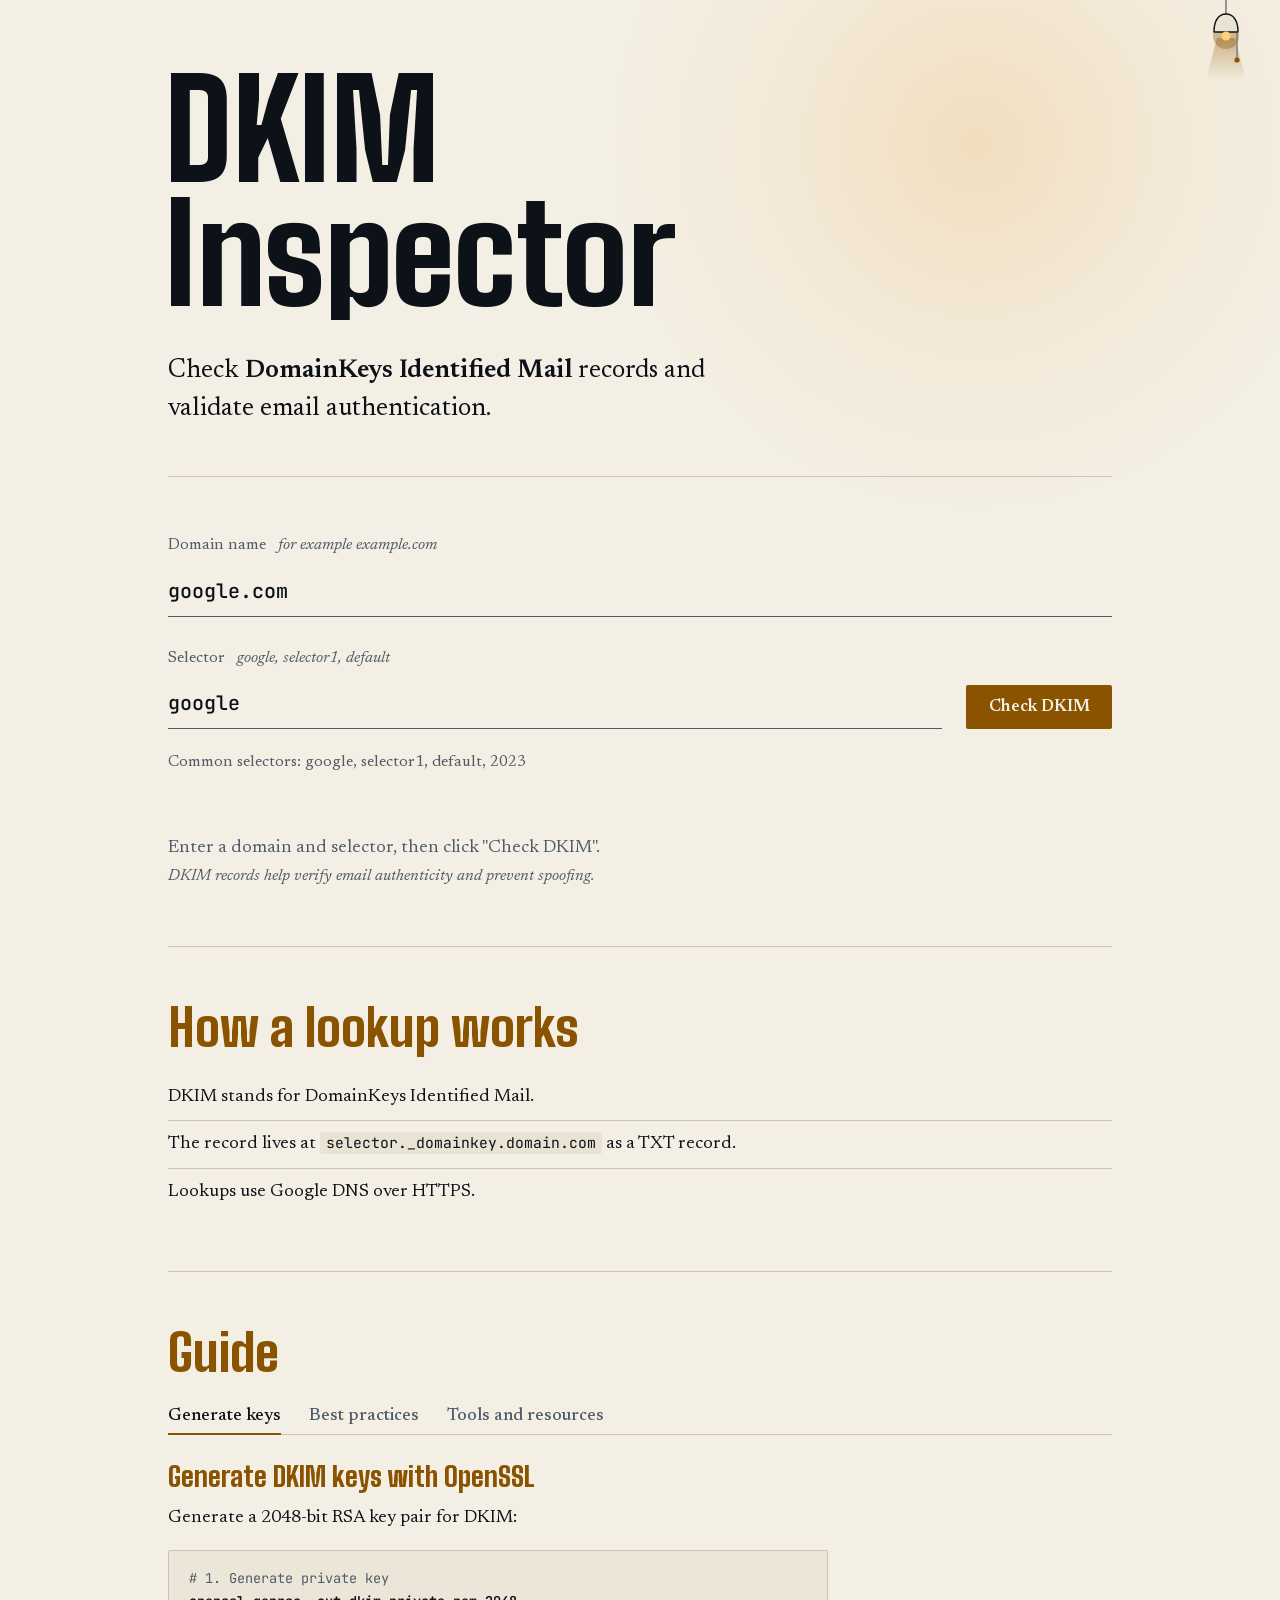
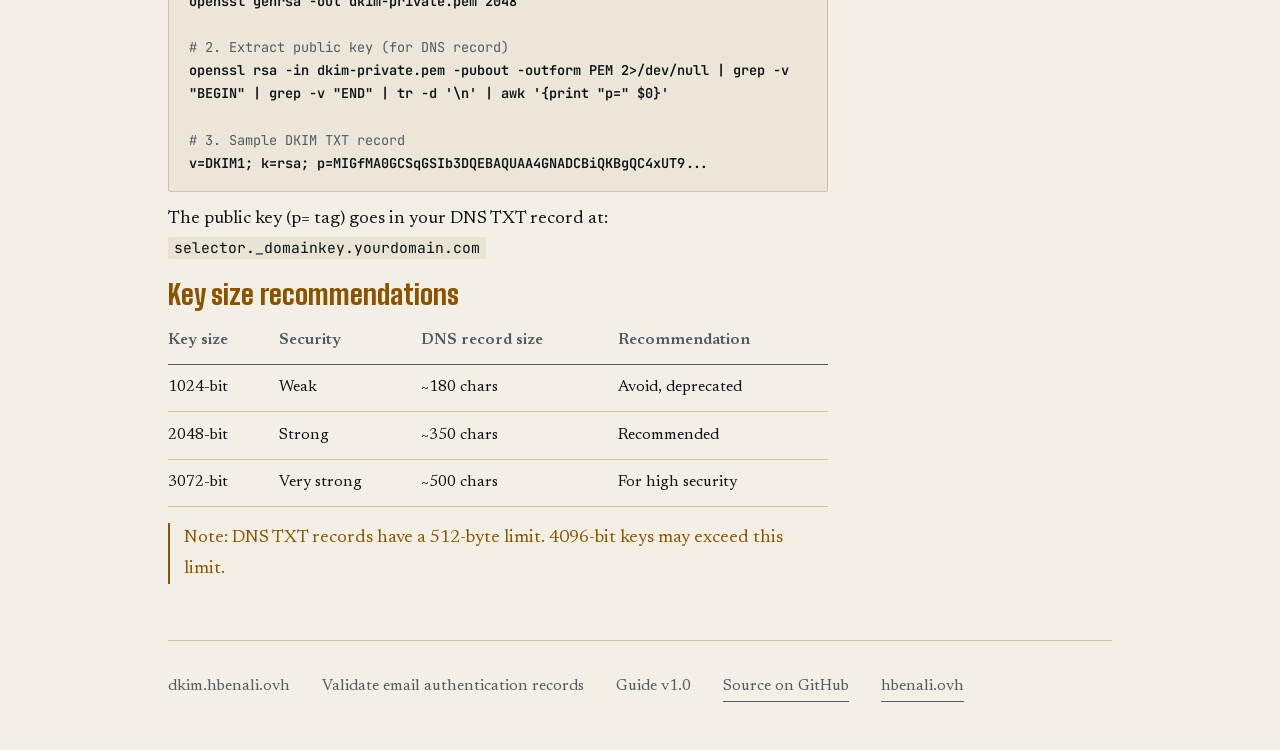
<file: index.html>
<!DOCTYPE html>
<html lang="en">
<head>
  <meta charset="UTF-8">
  <meta name="viewport" content="width=device-width, initial-scale=1.0">
  <title>DKIM Checker — Free DKIM Record Lookup &amp; Validator</title>
  <meta name="description" content="Free DKIM checker. Look up a domain&#x27;s DKIM record by selector, validate the public key and tags, spot revoked keys, and get OpenSSL commands to generate new keys.">
  <meta name="robots" content="index, follow">
  <link rel="canonical" href="https://dkim.hbenali.ovh/">

  <!-- Open Graph / Twitter Card -->
  <meta property="og:type" content="website">
  <meta property="og:title" content="DKIM Checker — Free DKIM Record Lookup &amp; Validator">
  <meta property="og:description" content="Look up a domain&#x27;s DKIM record by selector and validate its public key and tags.">
  <meta property="og:url" content="https://dkim.hbenali.ovh/">
  <meta property="og:site_name" content="DKIM Checker">
  <meta property="og:locale" content="en_US">
  <meta property="og:image" content="https://dkim.hbenali.ovh/favicon.svg">
  <meta property="og:image:type" content="image/svg+xml">
  <meta name="twitter:card" content="summary">
  <meta name="twitter:title" content="DKIM Checker — Free DKIM Record Lookup &amp; Validator">
  <meta name="twitter:description" content="Look up a domain&#x27;s DKIM record by selector and validate its public key and tags.">
  <meta name="twitter:image" content="https://dkim.hbenali.ovh/favicon.svg">

  <!-- Structured data -->
  <script type="application/ld+json">
  {
    "@context": "https://schema.org",
    "@type": "WebApplication",
    "name": "DKIM Checker",
    "url": "https://dkim.hbenali.ovh/",
    "applicationCategory": "UtilitiesApplication",
    "operatingSystem": "Any",
    "description": "Look up a domain's DKIM record by selector and validate its public key and tags.",
    "offers": { "@type": "Offer", "price": "0", "priceCurrency": "USD" }
  }
  </script>

  <meta http-equiv="Content-Security-Policy" content="default-src 'self'; script-src 'self'; style-src 'self'; font-src 'self'; img-src 'self' data:; connect-src 'self' https://dns.google; object-src 'none'; base-uri 'self'; form-action 'self'">
  <meta name="referrer" content="strict-origin-when-cross-origin">

  <link rel="icon" type="image/svg+xml" href="/favicon.svg">
  <link rel="alternate icon" href="/favicon.ico">
  <link rel="apple-touch-icon" href="/apple-touch-icon.png">
  <meta name="color-scheme" content="dark light">
  <meta name="theme-color" content="#0c1218" media="(prefers-color-scheme: dark)">
  <meta name="theme-color" content="#f4efe4" media="(prefers-color-scheme: light)">

  <link rel="preload" as="font" type="font/woff2" href="/fonts/big-shoulders-latin-wght.woff2" crossorigin>
  <link rel="preload" as="font" type="font/woff2" href="/fonts/newsreader-latin-wght.woff2" crossorigin>
  <script src="/theme.js"></script>
  <link rel="stylesheet" href="/site.css?v=2">
</head>
<body>
  <a class="skip" href="#lookup-h">Skip to the inspector</a>

  <header class="hero wrap">
    <h1 class="display"><span class="line"><span>DKIM</span></span><span class="line"><span>Inspector</span></span></h1>
    <p class="lead">Check <strong>DomainKeys Identified Mail</strong> records and validate email authentication.</p>
  </header>

  <main>
    <section class="block wrap lookup" aria-labelledby="lookup-h">
      <h2 id="lookup-h" class="sr-only">Check a DKIM record</h2>

      <label for="domainInput">Domain name <span class="hint">for example example.com</span></label>
      <div class="field">
        <input type="text" id="domainInput" placeholder="e.g. example.com" value="google.com" spellcheck="false" autocomplete="off">
      </div>

      <label for="selectorInput" class="second">Selector <span class="hint">google, selector1, default</span></label>
      <div class="lookup-row">
        <div class="field">
          <input type="text" id="selectorInput" placeholder="e.g. google" value="google" spellcheck="false" autocomplete="off">
        </div>
        <button id="checkBtn" class="btn" type="button"><span id="btnLoader" class="hidden"></span><span id="btnText">Check DKIM</span></button>
      </div>
      <p class="examples">Common selectors: google, selector1, default, 2023</p>
    </section>

    <section class="block wrap out" aria-label="Result" id="resultContainer" aria-live="polite">
      <div class="empty-state" id="placeholderState">
        <p>Enter a domain and selector, then click "Check DKIM".</p>
        <p class="sub">DKIM records help verify email authenticity and prevent spoofing.</p>
      </div>
      <div id="recordsContainer" class="hidden"></div>
      <div id="errorContainer" class="hidden"></div>
    </section>

    <section class="block wrap" aria-labelledby="about-h">
      <h2 id="about-h">How a lookup works</h2>
      <ul class="facts">
        <li>DKIM stands for DomainKeys Identified Mail.</li>
        <li>The record lives at <code>selector._domainkey.domain.com</code> as a TXT record.</li>
        <li>Lookups use Google DNS over HTTPS.</li>
      </ul>
    </section>

    <section class="block wrap guide" aria-labelledby="guide-h">
      <h2 id="guide-h">Guide</h2>
      <div class="guide-tabs">
        <button class="guide-tab active" id="tabGenerate" type="button">Generate keys</button>
        <button class="guide-tab" id="tabRecommend" type="button">Best practices</button>
        <button class="guide-tab" id="tabTools" type="button">Tools and resources</button>
      </div>

      <div class="guide-panel active" id="generateTab">
        <h3>Generate DKIM keys with OpenSSL</h3>
        <p>Generate a 2048-bit RSA key pair for DKIM:</p>
        <pre class="code-block"><span class="comment"># 1. Generate private key</span>
<span class="command-line">openssl genrsa -out dkim-private.pem 2048</span>

<span class="comment"># 2. Extract public key (for DNS record)</span>
<span class="command-line">openssl rsa -in dkim-private.pem -pubout -outform PEM 2&gt;/dev/null | grep -v "BEGIN" | grep -v "END" | tr -d '\n' | awk '{print "p=" $0}'</span>

<span class="comment"># 3. Sample DKIM TXT record</span>
<span class="command-line">v=DKIM1; k=rsa; p=MIGfMA0GCSqGSIb3DQEBAQUAA4GNADCBiQKBgQC4xUT9...</span></pre>
        <p>The public key (p= tag) goes in your DNS TXT record at: <code>selector._domainkey.yourdomain.com</code></p>

        <h3>Key size recommendations</h3>
        <div class="table-wrap">
          <table>
            <thead>
              <tr><th scope="col">Key size</th><th scope="col">Security</th><th scope="col">DNS record size</th><th scope="col">Recommendation</th></tr>
            </thead>
            <tbody>
              <tr><td>1024-bit</td><td>Weak</td><td>~180 chars</td><td>Avoid, deprecated</td></tr>
              <tr><td>2048-bit</td><td>Strong</td><td>~350 chars</td><td>Recommended</td></tr>
              <tr><td>3072-bit</td><td>Very strong</td><td>~500 chars</td><td>For high security</td></tr>
            </tbody>
          </table>
        </div>
        <p class="caution">Note: DNS TXT records have a 512-byte limit. 4096-bit keys may exceed this limit.</p>
      </div>

      <div class="guide-panel" id="recommendTab">
        <h3>DKIM best practices (2026)</h3>
        <ul class="practices">
          <li><strong>Use 2048-bit keys minimum.</strong> 1024-bit is considered weak and may be rejected by some receivers.</li>
          <li><strong>Rotate keys every 6-12 months.</strong> Generate new keys and update DNS before expiring old ones.</li>
          <li><strong>Use multiple selectors.</strong> Maintain at least two selectors for smooth key rotation (e.g., selector1, selector2).</li>
          <li><strong>Include all required tags.</strong> v=DKIM1, p=[public key] are mandatory. Add h=sha256 for better security.</li>
          <li><strong>Publish DKIM for all sending domains.</strong> Even if you don't send much, it prevents impersonation.</li>
          <li><strong>Monitor DKIM alignment with DMARC.</strong> Use DMARC reports to ensure your DKIM is being validated.</li>
        </ul>

        <h3>DKIM tag reference</h3>
        <div class="table-wrap">
          <table>
            <thead>
              <tr><th scope="col">Tag</th><th scope="col">Required</th><th scope="col">Description</th></tr>
            </thead>
            <tbody>
              <tr><td><code>v=</code></td><td>Yes</td><td>Version, must be "DKIM1"</td></tr>
              <tr><td><code>p=</code></td><td>Yes</td><td>Public key (base64)</td></tr>
              <tr><td><code>k=</code></td><td>No</td><td>Key type (rsa is default)</td></tr>
              <tr><td><code>h=</code></td><td>No</td><td>Hash algorithms (sha256 recommended)</td></tr>
              <tr><td><code>s=</code></td><td>No</td><td>Service type (email is default)</td></tr>
              <tr><td><code>t=</code></td><td>No</td><td>Flags (y=testing, s=strict)</td></tr>
            </tbody>
          </table>
        </div>
      </div>

      <div class="guide-panel" id="toolsTab">
        <h3>Other validators</h3>
        <ul class="tools">
          <li><a class="link" href="https://www.dkimvalidator.com" target="_blank" rel="noopener noreferrer">DKIMvalidator.com<span class="sr-only"> (opens in a new tab)</span></a><span class="desc">Quick DKIM record lookup</span></li>
          <li><a class="link" href="https://www.mail-tester.com/" target="_blank" rel="noopener noreferrer">Mail Tester<span class="sr-only"> (opens in a new tab)</span></a><span class="desc">Check your email authentication</span></li>
          <li><a class="link" href="https://dmarcian.com/dkim-inspector/" target="_blank" rel="noopener noreferrer">DMARCIAN DKIM Inspector<span class="sr-only"> (opens in a new tab)</span></a><span class="desc">Advanced DKIM validation</span></li>
          <li><a class="link" href="https://www.dmarcanalyzer.com/dkim/dkim-check/" target="_blank" rel="noopener noreferrer">DKIM Checker<span class="sr-only"> (opens in a new tab)</span></a><span class="desc">Alternative validation tool</span></li>
        </ul>

        <h3>Command line tools</h3>
        <pre class="code-block"><span class="comment"># Generate with OpenSSL (Linux/macOS)</span>
<span class="command-line">openssl genrsa -out private.pem 2048</span>
<span class="command-line">openssl rsa -in private.pem -pubout -out public.pem</span>

<span class="comment"># Using Python (alternative)</span>
<span class="command-line">python3 -c "from Crypto.PublicKey import RSA; key = RSA.generate(2048); print(key.export_key().decode()); print(key.publickey().export_key().decode())"</span></pre>
      </div>
    </section>
  </main>

  <footer class="foot wrap">
    <div>
      <span>dkim.hbenali.ovh</span>
      <span>Validate email authentication records</span>
      <span>Guide v1.0</span>
      <a href="https://github.com/hbenali/dkim-inspector-web" target="_blank" rel="noopener noreferrer">Source on GitHub<span class="sr-only"> (opens in a new tab)</span></a>
      <a href="https://hbenali.ovh" target="_blank" rel="noopener noreferrer">hbenali.ovh<span class="sr-only"> (opens in a new tab)</span></a>
    </div>
  </footer>

  <script src="/app.js?v=1"></script>
</body>
</html>
</file>
<file: site.css>
/* DKIM Inspector: dark editorial, shared with hbenali.ovh. Fonts are self-hosted (see fonts/README.md). */

@font-face { font-family: 'Big Shoulders'; font-style: normal; font-weight: 600 900; font-display: swap; src: url('/fonts/big-shoulders-latin-wght.woff2') format('woff2'); }
@font-face { font-family: 'Newsreader'; font-style: normal; font-weight: 200 800; font-display: swap; src: url('/fonts/newsreader-latin-wght.woff2') format('woff2'); }
@font-face { font-family: 'Newsreader'; font-style: italic; font-weight: 200 800; font-display: swap; src: url('/fonts/newsreader-italic-latin-wght.woff2') format('woff2'); }
@font-face { font-family: 'JetBrains Mono'; font-style: normal; font-weight: 100 800; font-display: swap; src: url('/fonts/jetbrains-mono-latin-wght.woff2') format('woff2'); }

:root {
    --ink: #0c1218;
    --slate: #17212b;
    --line: #263341;
    --bone: #e7e1d3;
    --mist: #8e9aa6;
    --sodium: #e9a23b;
    --verdigris: #5db7a0;
    --fail: #e5776f;
    --glow: rgba(233, 162, 59, 0.2);
    --glow-soft: rgba(233, 162, 59, 0.06);
    --wash: rgba(23, 33, 43, 0.6);

    --display: 'Big Shoulders', 'Arial Narrow', Impact, sans-serif;
    --serif: 'Newsreader', Georgia, serif;
    --mono: 'JetBrains Mono', ui-monospace, monospace;

    --gutter: clamp(1.5rem, 4vw, 2.5rem);
    color-scheme: dark;
}

/* Light: follows the system setting until the lamp (theme.js) is used. Dark above is the default and the identity.
   Contrast on --ink (page) / --slate (surface): text 16:1, muted 6.0/5.4, accent 5.5/4.9, ok 5.2/4.7, fail 5.7/5.1. */
@media (prefers-color-scheme: light) {
    :root:not([data-theme="dark"]) {
        --ink: #f4efe4;
        --slate: #e9e3d4;
        --line: #cbc3b0;
        --bone: #0c1218;
        --mist: #4f5b67;
        --sodium: #8a5300;
        --verdigris: #1b7058;
        --fail: #b3261e;
        --glow: rgba(233, 162, 59, 0.22);
        --glow-soft: rgba(233, 162, 59, 0.07);
        --wash: rgba(233, 227, 212, 0.7);
        color-scheme: light;
    }
}
:root[data-theme="light"] {
    --ink: #f4efe4;
    --slate: #e9e3d4;
    --line: #cbc3b0;
    --bone: #0c1218;
    --mist: #4f5b67;
    --sodium: #8a5300;
    --verdigris: #1b7058;
    --fail: #b3261e;
    --glow: rgba(233, 162, 59, 0.22);
    --glow-soft: rgba(233, 162, 59, 0.07);
    --wash: rgba(233, 227, 212, 0.7);
    color-scheme: light;
}

*, *::before, *::after { box-sizing: border-box; margin: 0; padding: 0; }

html { background: var(--ink); overflow-x: clip; }

body {
    overflow-x: clip;
    min-height: 100vh;
    background: var(--ink);
    color: var(--bone);
    font-family: var(--serif);
    font-size: 1.125rem;
    line-height: 1.7;
    font-optical-sizing: auto;
    -webkit-font-smoothing: antialiased;
    text-rendering: optimizeLegibility;
}

::selection { background: var(--sodium); color: var(--ink); }
:focus-visible { outline: 2px solid var(--sodium); outline-offset: 4px; border-radius: 2px; }

a { color: inherit; }
ul { list-style: none; }
strong { font-weight: 600; }
[hidden], .hidden { display: none !important; }
.sr-only { position: absolute; width: 1px; height: 1px; overflow: hidden; clip-path: inset(50%); white-space: nowrap; }
.skip { position: absolute; left: var(--gutter); top: 0; transform: translateY(-120%); background: var(--sodium); color: var(--ink); padding: 0.6rem 1rem; z-index: 10; text-decoration: none; font-weight: 600; }
.skip:focus { transform: translateY(0.5rem); }

.link, footer a {
    text-decoration: none;
    background-image: linear-gradient(currentColor, currentColor);
    background-repeat: no-repeat;
    background-size: 100% 1px;
    background-position: 0 100%;
    padding-bottom: 2px;
    transition: background-size 0.35s cubic-bezier(0.22, 1, 0.36, 1), color 0.2s;
}
.link:hover, .link:focus-visible, footer a:hover, footer a:focus-visible { color: var(--sodium); background-size: 100% 2px; }

.display { font-family: var(--display); font-weight: 800; line-height: 0.86; letter-spacing: -0.01em; }
.wrap { max-width: 64rem; margin: 0 auto; padding-inline: var(--gutter); }
code { font-family: var(--mono); font-size: 0.82em; background: var(--slate); padding: 0.1em 0.4em; border-radius: 2px; overflow-wrap: anywhere; }

/* Hero */
.hero { position: relative; isolation: isolate; padding-block: 4.5rem 3rem; }
.hero::before {
    content: ''; position: absolute; z-index: -1; top: -14rem; right: -12rem;
    width: min(46rem, 140vw); aspect-ratio: 1; border-radius: 50%;
    background: radial-gradient(closest-side, var(--glow), var(--glow-soft) 55%, transparent);
    pointer-events: none;
}
.hero h1 { font-size: clamp(3.4rem, 13vw, 8.5rem); margin-left: -0.03em; }
.hero h1 .line { display: block; overflow: hidden; padding-bottom: 0.05em; }
.hero h1 .line > span { display: block; animation: rise 1.1s cubic-bezier(0.16, 1, 0.3, 1) both; }
.hero h1 .line:nth-child(2) > span { animation-delay: 0.13s; }
.hero .lead { margin-top: 2rem; max-width: 38ch; font-size: clamp(1.25rem, 2.4vw, 1.6rem); line-height: 1.5; animation: fade 0.9s 0.5s both; }

@keyframes rise { from { transform: translateY(108%); } }
@keyframes fade { from { opacity: 0; transform: translateY(12px); } }

/* Sections */
.block { position: relative; padding-block: 3.5rem; }
.block::before { content: ''; position: absolute; top: 0; left: var(--gutter); right: var(--gutter); height: 1px; background: var(--line); }
.block h2 { font-family: var(--display); font-weight: 800; font-size: clamp(2.2rem, 5vw, 3.2rem); line-height: 1; color: var(--sodium); margin-bottom: 1.25rem; }
.block h2.sr-only { margin: 0; }
.block h3 { font-family: var(--display); font-weight: 800; font-size: 1.7rem; line-height: 1.05; color: var(--sodium); margin: 1.75rem 0 0.5rem; }
.block h3:first-child { margin-top: 0; }

/* Lookup form */
.lookup label { display: block; color: var(--mist); font-size: 1rem; margin-bottom: 0.4rem; }
.lookup label.second { margin-top: 1.75rem; }
.lookup .hint { margin-left: 0.5rem; font-style: italic; }
.lookup-row { display: flex; align-items: flex-end; gap: 1.5rem; }
.field { flex: 1; min-width: 0; display: flex; border-bottom: 1px solid var(--mist); transition: border-color 0.2s; }
.field:focus-within { border-color: var(--sodium); }
.field input {
    flex: 1; min-width: 0; background: none; border: 0; outline: 0; color: var(--bone);
    font: 500 1.25rem/1 var(--mono); padding: 0.75rem 0;
}
.field input::placeholder { color: var(--mist); opacity: 0.7; }
.btn {
    background: var(--sodium); color: var(--ink); border: 0; border-radius: 2px; cursor: pointer;
    font: 600 1.05rem/1 var(--serif); padding: 0.85rem 1.4rem; white-space: nowrap;
    transition: background-color 0.2s, transform 0.2s;
}
.btn:hover, .btn:focus-visible { background: var(--bone); transform: translateY(-2px); }
.btn:active { transform: translateY(0); }
.btn:disabled { opacity: 0.6; cursor: progress; transform: none; }
.examples { margin-top: 1.25rem; color: var(--mist); font-size: 1rem; }

/* Feedback and results */
.out { padding-top: 0; }
.out::before { display: none; }
.loader {
    display: inline-block; width: 1rem; height: 1rem; border: 2px solid var(--ink); border-top-color: transparent;
    border-radius: 50%; animation: spin 0.7s linear infinite; vertical-align: -0.15em; margin-right: 0.6rem;
}
@keyframes spin { to { transform: rotate(360deg); } }
.empty-state { color: var(--mist); }
.empty-state .sub { font-size: 1rem; font-style: italic; }

.verdict { border-top: 1px solid var(--line); border-left: 4px solid var(--mist); padding: 1.5rem 0 1.5rem 1.25rem; margin-bottom: 1.5rem; }
.verdict.good { border-left-color: var(--verdigris); }
.verdict.warn { border-left-color: var(--sodium); }
.verdict.bad { border-left-color: var(--fail); }
.verdict .title { font-family: var(--display); font-weight: 800; font-size: clamp(2.2rem, 6vw, 3.4rem); line-height: 0.95; }
.verdict.good .title { color: var(--verdigris); }
.verdict.warn .title { color: var(--sodium); }
.verdict.bad .title { color: var(--fail); }
.verdict .detail { margin-top: 0.75rem; max-width: 62ch; overflow-wrap: anywhere; }
.issues { margin-top: 1rem; }
.issue { padding: 0.35rem 0 0.35rem 0.9rem; border-left: 2px solid var(--mist); margin-top: 0.5rem; overflow-wrap: anywhere; }
.issue.bad { border-left-color: var(--fail); }
.issue.warn { border-left-color: var(--sodium); }
.issue-word { font-weight: 700; margin-right: 0.4rem; }
.issue.bad .issue-word { color: var(--fail); }
.issue.warn .issue-word { color: var(--sodium); }

.record-meta { display: flex; flex-wrap: wrap; gap: 0.25rem 2.5rem; margin-bottom: 0.5rem; }
.record-meta dt { color: var(--mist); font-size: 1rem; }
.record-meta dd { font: 500 0.95rem/1.6 var(--mono); overflow-wrap: anywhere; }
.section-title { font-family: var(--display); font-weight: 800; font-size: 1.7rem; line-height: 1.05; color: var(--sodium); margin: 2rem 0 0.75rem; }
.block h3.section-title { margin: 2rem 0 0.75rem; }
.tag-list li { border-top: 1px solid var(--line); padding: 0.6rem 0; font: 0.9rem/1.7 var(--mono); overflow-wrap: anywhere; }
.tag-list li:last-child { border-bottom: 1px solid var(--line); }
.tag-key { font-weight: 700; color: var(--sodium); }
.expand-key-btn {
    display: block; margin-top: 0.4rem; background: none; border: 0; cursor: pointer; color: var(--bone); font: 1rem var(--serif);
    padding: 0.25rem 0; background-image: linear-gradient(currentColor, currentColor); background-repeat: no-repeat;
    background-size: 100% 1px; background-position: 0 100%; transition: color 0.2s;
}
.expand-key-btn:hover { color: var(--sodium); }
.record-card {
    border: 1px solid var(--line); background: var(--wash); border-radius: 2px;
    padding: 1rem 1.25rem; font: 0.85rem/1.7 var(--mono); white-space: pre-wrap; overflow-wrap: anywhere; max-height: 20rem; overflow: auto;
}
.dns-lookup { margin-top: 1.5rem; font-size: 1rem; color: var(--mist); overflow-wrap: anywhere; }

/* About and guide */
.facts li { padding: 0.5rem 0; }
.facts li + li { border-top: 1px solid var(--line); }
.guide-tabs { display: flex; flex-wrap: wrap; gap: 0.25rem 1.75rem; border-bottom: 1px solid var(--line); margin-bottom: 1.75rem; }
.guide-tab {
    background: none; border: 0; border-bottom: 2px solid transparent; margin-bottom: -1px; cursor: pointer;
    color: var(--mist); font: 500 1.1rem var(--serif); padding: 0.5rem 0; transition: color 0.2s, border-color 0.2s;
}
.guide-tab:hover { color: var(--bone); }
.guide-tab.active { color: var(--bone); border-bottom-color: var(--sodium); }
.guide-panel { display: none; max-width: 66ch; }
.guide-panel.active { display: block; }
.guide-panel p { margin-top: 0.75rem; }
.guide-panel p + h3, .guide-panel .table-wrap + p { margin-top: 1rem; }
.caution { color: var(--sodium); border-left: 2px solid var(--sodium); padding-left: 0.9rem; }
.code-block {
    margin-top: 1rem; border: 1px solid var(--line); background: var(--wash); border-radius: 2px;
    padding: 1rem 1.25rem; font: 0.85rem/1.7 var(--mono); white-space: pre-wrap; overflow-wrap: anywhere; overflow-x: auto;
}
.comment { color: var(--mist); }
.command-line { color: var(--bone); font-weight: 600; }
.table-wrap { overflow-x: auto; }
table { width: 100%; border-collapse: collapse; font-size: 1rem; }
th { text-align: left; font-weight: 600; color: var(--mist); padding: 0.6rem 1.25rem 0.6rem 0; border-bottom: 1px solid var(--mist); white-space: nowrap; }
td { padding: 0.6rem 1.25rem 0.6rem 0; border-bottom: 1px solid var(--line); vertical-align: top; }
.practices li, .tools li { border-top: 1px solid var(--line); padding: 0.75rem 0; }
.practices li:last-child, .tools li:last-child { border-bottom: 1px solid var(--line); }
.tools .desc { display: block; color: var(--mist); font-size: 1rem; }

footer { color: var(--mist); font-size: 1rem; }
.foot { padding-block: 0 3rem; }
.foot > div { border-top: 1px solid var(--line); padding-top: 2rem; display: flex; flex-wrap: wrap; gap: 0.5rem 2rem; }

/* 404 */
.nf { min-height: 100vh; display: flex; flex-direction: column; justify-content: center; padding-block: 4rem; position: relative; isolation: isolate; overflow: hidden; max-width: none; }
.nf::before {
    content: ''; position: absolute; z-index: -1; top: -12rem; right: -10rem; width: min(40rem, 140vw); aspect-ratio: 1; border-radius: 50%;
    background: radial-gradient(closest-side, var(--glow), var(--glow-soft) 55%, transparent);
}
.nf-code { font-size: clamp(9rem, 34vw, 24rem); color: var(--sodium); }
.nf h1 { font-size: clamp(2.8rem, 7vw, 5rem); margin-top: 0.5rem; }
.nf-lead { margin-top: 1rem; max-width: 40ch; color: var(--mist); font-size: 1.3rem; }
.nf-links { margin-top: 2rem; display: flex; flex-wrap: wrap; gap: 0.75rem 2rem; font-size: 1.25rem; }
.nf-log { margin-top: 3rem; max-width: 44rem; overflow-wrap: anywhere; border: 1px solid var(--line); background: var(--wash); padding: 1.25rem 1.5rem; font: 0.875rem/1.8 var(--mono); border-radius: 2px; }
.nf-log .err { color: var(--sodium); }
.nf-log .dim { color: var(--mist); }

@media (max-width: 36rem) {
    .lookup-row { flex-direction: column; align-items: stretch; gap: 1rem; }
    .field input { font-size: 1.1rem; }
}

@media (prefers-reduced-motion: reduce) {
    *, *::before, *::after { animation-duration: 0.01ms !important; animation-delay: 0s !important; transition-duration: 0.01ms !important; }
}

/* ---- Theme lamp: pull-cord switch (see theme.js). Lamp on = light theme. ---- */
.theme-lamp {
    position: absolute; /* scrolls away with the page; fixed on pages with a fixed bar, see below */
    top: 0;
    inset-inline-end: clamp(0.75rem, 3vw, 2rem);
    z-index: 1000;
    display: block;
    width: 2.75rem;
    height: 5.25rem;
    padding: 0;
    border: 0;
    background: none;
    cursor: pointer;
    -webkit-tap-highlight-color: transparent;
}
/* Pages with a fixed top bar or fixed top-right controls: the lamp stays visible and the bar
   reserves room for it (lamp offset + lamp width + gap), so it never covers a link. */
html:has(.bar-inner) .theme-lamp,
html:has(.controls) .theme-lamp { position: fixed; }
.bar-inner { padding-inline-end: calc(clamp(0.75rem, 3vw, 2rem) + 2.75rem + 0.75rem); }
.controls { right: calc(clamp(0.75rem, 3vw, 2rem) + 2.75rem + 0.75rem); }
.theme-lamp svg { display: block; width: 100%; height: 100%; overflow: visible; pointer-events: none; }
.lamp-wire { stroke: var(--mist); stroke-width: 1.2; }
.lamp-shade { fill: var(--slate); stroke: var(--bone); stroke-width: 1.4; stroke-linejoin: round; }
.lamp-bulb { fill: var(--line); transition: fill 0.4s; }
.lamp-halo { fill: var(--sodium); opacity: 0; transition: opacity 0.5s; }
.lamp-cone { fill: url(#lamp-cone); opacity: 0; transition: opacity 0.5s; }
.lamp-stop-a { stop-color: var(--sodium); stop-opacity: 0.38; }
.lamp-stop-b { stop-color: var(--sodium); stop-opacity: 0; }
.lamp-cord { stroke: var(--mist); stroke-width: 1; }
.lamp-bead { fill: var(--sodium); }
.theme-lamp[data-on="true"] .lamp-bulb { fill: #ffd27a; }
.theme-lamp[data-on="true"] .lamp-halo { opacity: 0.35; }
.theme-lamp[data-on="true"] .lamp-cone { opacity: 1; }
.lamp-swing { transform-box: view-box; transform-origin: 22px 0; animation: lamp-swing 0.9s ease-out; }
.lamp-pull { animation: lamp-pull 0.45s cubic-bezier(0.3, 1.6, 0.5, 1); }
@keyframes lamp-swing { 20% { transform: rotate(-5deg); } 45% { transform: rotate(3.5deg); } 70% { transform: rotate(-1.5deg); } }
@keyframes lamp-pull { 35% { transform: translateY(10px); } }

/* The theme switch is a plain cross-fade of the whole page. */
html.theme-vt::view-transition-old(root) { animation: 0.45s ease both lamp-fade-out; }
html.theme-vt::view-transition-new(root) { animation: 0.45s ease both lamp-fade-in; }
@keyframes lamp-fade-out { to { opacity: 0; } }
@keyframes lamp-fade-in { from { opacity: 0; } }

@media (prefers-reduced-motion: reduce) {
    .lamp-swing, .lamp-pull { animation: none; }
    .lamp-bulb, .lamp-halo, .lamp-cone { transition: none; }
}
</file>
